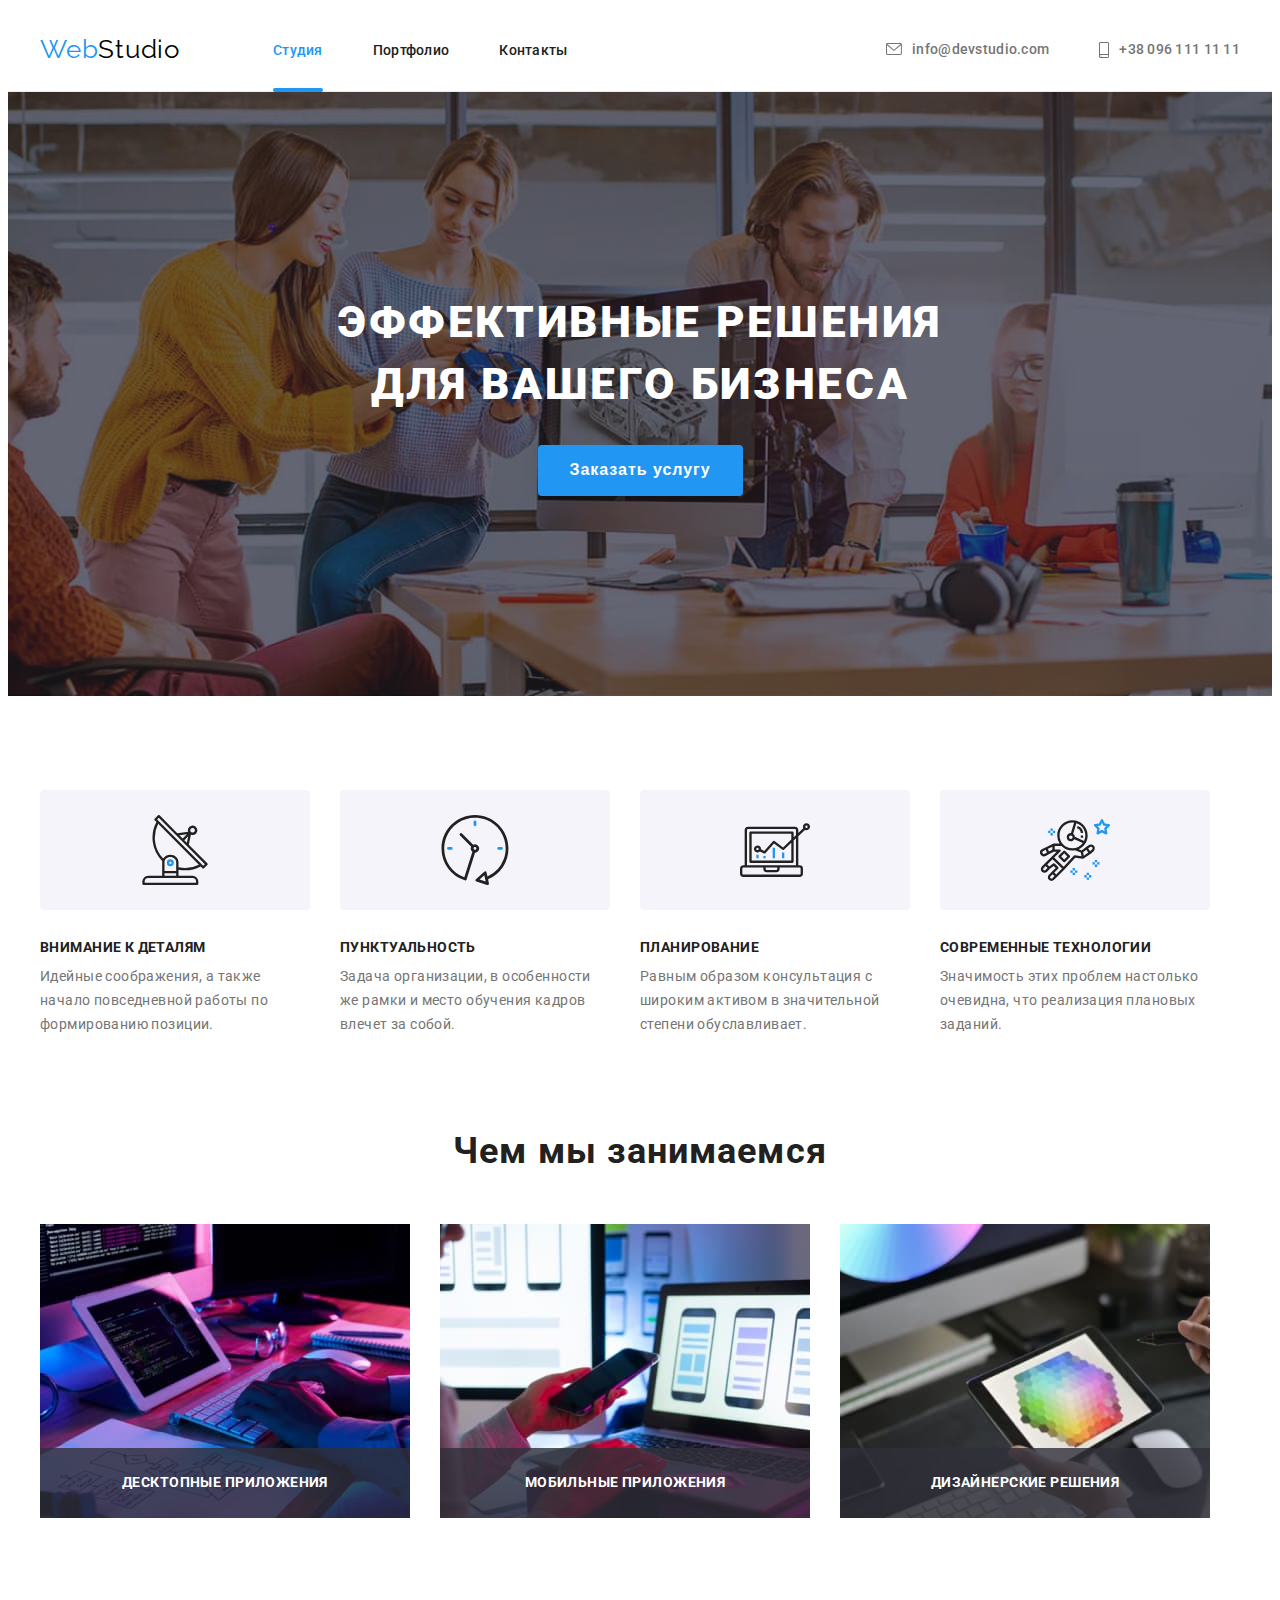
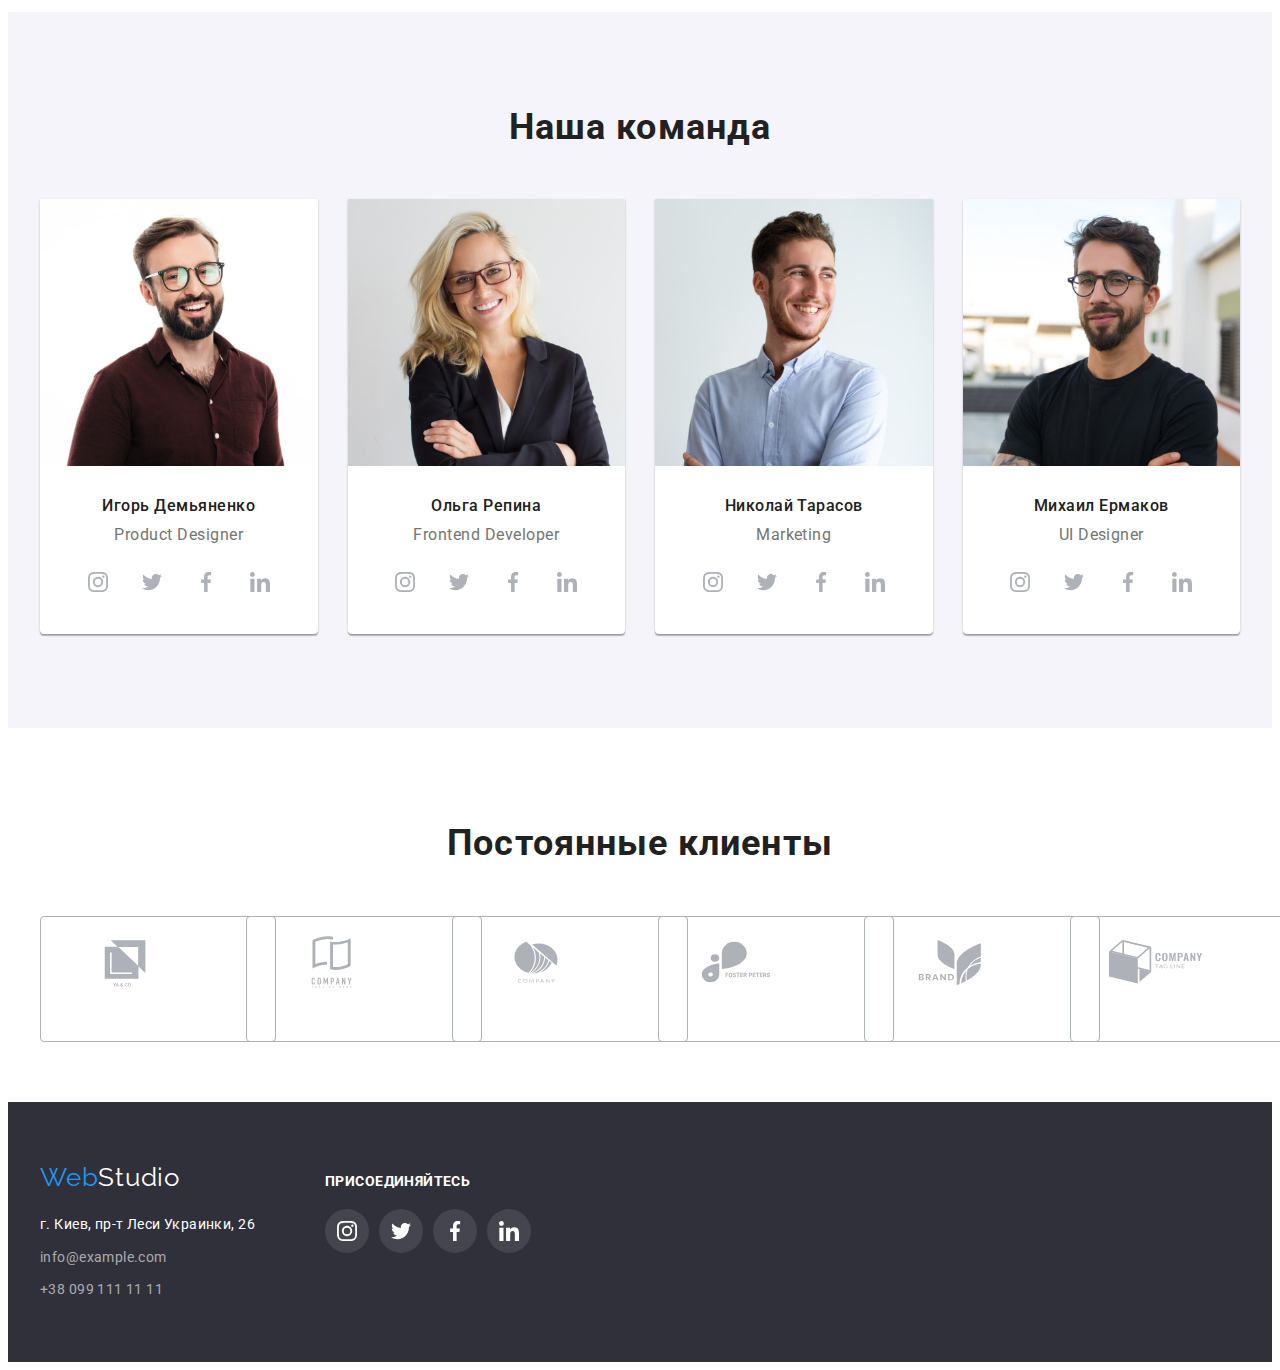
<file: index.html>
<!DOCTYPE html>
<html lang="ru">
  <head>
    <meta charset="UTF-8" />
    <meta http-equiv="X-UA-Compatible" content="IE=edge" />
    <meta name="viewport" content="width=device-width, initial-scale=1.0" />
    <link
      href="https://fonts.googleapis.com/css2?family=Raleway:wght@700&family=Roboto:wght@400;500;700;900&display=swap"
      rel="stylesheet"
    />
    <link
      rel="stylesheet"
      href="https://cdnjs.cloudflare.com/ajax/libs/modern-normalize/1.1.0/modern-normalize.min.css"
      integrity="sha512-wpPYUAdjBVSE4KJnH1VR1HeZfpl1ub8YT/NKx4PuQ5NmX2tKuGu6U/JRp5y+Y8XG2tV+wKQpNHVUX03MfMFn9Q=="
      crossorigin="anonymous"
      referrerpolicy="no-referrer"
    />
    <link rel="stylesheet" href="css/styles.css" />
    <title>HW5</title>
  </head>
  <body>
    <!--Шапка-->
    <header class="header">
     <div class="container header-block">
        <nav class="header-nav">
        <a class="logo link" href="index.html">Web<span class="header-logo">Studio</span></a>

        <ul class="nav-list list">
          <li class="nav-item"><a class="nav-link studio-link link" href="index.html">Студия</a></li>
          <li class="nav-item"><a class="nav-link link" href="portfolio.html">Портфолио</a></li>
          <li class="nav-item"><a class="nav-link link" href="">Контакты</a></li>
        </ul>
      </nav>

      <ul class="header-contacts list">
        <li class="contacts-item">
          <a class="contacts-link link" href="mailto:info@devstudio.com"> <svg class="contacts-icon"  width="16" height="12">
            <use href="./images/icons.svg#icon-envelope"></use>
          </svg> info@devstudio.com</a>
        </li>
        <li class="contacts-item">
          <a class="contacts-link link" href="tel:+380961111111"> <svg class="contacts-icon"  width="10" height="16">
            <use href="./images/icons.svg#icon-smartphone"></use>
          </svg>+38 096 111 11 11</a>
        </li>
      </ul>
     </div>
    </header>

    <main class="main-studio">
      <!--Герой-->
      <section class="hero section">
        <div class="container">
          <h1 class="hero-title">
          Эффективные решения для вашего бизнеса
        </h1>
        <button type="button" class="hero-button" data-modal-open>Заказать услугу</button>
        </div>
        <div class="backdrop is-hidden" data-modal>
          <div class="modal">
            <button class="hero-modal-close" data-modal-close><svg class="close-modal" width="18" height="18"><use href="./images/icons.svg#icon-close-black-18"></use></svg></button>
          </div>
        </div>
      </section>

      <!--Особенности-->
      <section class="features section">
        <div class="container">
          <h2 class="features-title">Особенности</h2>
        <ul class="features-list list">
          <li class="features-item">
            <div class="features-icon-box"><svg class="features-icon" width="70" height="70">
              <use href="./images/icons.svg#icon-antenna"></use>
            </svg></div>
            <h3 class="features-subtitle">Внимание к деталям</h3>
            <p class="features-text">
              Идейные соображения, а также начало повседневной работы по формированию позиции.
            </p>
          </li>
          <li class="features-item">
            <div class="features-icon-box"><svg class="features-icon" width="70" height="70">
              <use href="./images/icons.svg#icon-clock"></use>
            </svg></div>
            <h3 class="features-subtitle">Пунктуальность</h3>
            <p class="features-text">
              Задача организации, в особенности же рамки и место обучения кадров влечет за собой.
            </p>
          </li>
          <li class="features-item">
            <div class="features-icon-box"><svg class="features-icon" width="70" height="70">
              <use href="./images/icons.svg#icon-diagram"></use>
            </svg></div>
            <h3 class="features-subtitle">Планирование</h3>
            <p class="features-text">
              Равным образом консультация с широким активом в значительной степени обуславливает.
            </p>
          </li>
          <li class="features-item">
            <div class="features-icon-box"><svg class="features-icon" width="70" height="70">
              <use href="./images/icons.svg#icon-astronaut"></use>
            </svg></div>
            <h3 class="features-subtitle">Современные технологии</h3>
            <p class="features-text">
              Значимость этих проблем настолько очевидна, что реализация плановых заданий.
            </p>
          </li>
        </ul>
        </div>
      </section>

      <!--Чем мы занимаемся-->
      <section class="activity section">
        <div class="container">
          <h2 class="activity-title">Чем мы занимаемся</h2>
        <ul class="activity-list list">
          <li class="activity-item"><div class="activity-thumb"><img src="./images/box1.jpg" alt="руки печатают на клавиатуре" width="370" />
          <h3 class="activity-subtitle">Десктопные приложения</h3></div></li>
          <li class="activity-item"><div class="activity-thumb"><img src="./images/box2.jpg" alt="телефон в руке" width="370" />
          <h3 class="activity-subtitle">Мобильные приложения</h3></div></li>
          <li class="activity-item"><div class="activity-thumb"><img src="./images/box3.jpg" alt="планшет в руке" width="370" />
          <h3 class="activity-subtitle">Дизайнерские решения</h3></div></li>
        </ul>
        </div>
      </section>

      <!--Наша команда-->
      <section class="team section">
       <div class="container">
          <h2 class="team-title">Наша команда</h2>
        <ul class="team-list list">
          <li class="team-item">
            <img class="team-img" src="./images/igor.jpg" alt="фото Игоря Демьяненко" width="270" />
            <div class="team-card">
              <h3 class="team-members">Игорь Демьяненко</h3>
            <p class="team-text">Product Designer</p>
            <ul class="team-soc-list list">
              <li class="team-soc-item">
                <a class="team-soc-link link" href=""> <svg class="team-soc-icon" width="20" height="20">
                  <use href="./images/icons.svg#icon-instagram"></use></svg></a></li>
              <li class="team-soc-item">
                <a class="team-soc-link link" href=""> <svg class="team-soc-icon" width="20" height="20">
                  <use href="./images/icons.svg#icon-twitter"></use></svg></a></li>
              <li class="team-soc-item">
                <a class="team-soc-link link" href=""> <svg class="team-soc-icon" width="20" height="20">
                  <use href="./images/icons.svg#icon-facebook"></use></svg></a></li>
              <li class="team-soc-item">
                <a class="team-soc-link link" href=""> <svg class="team-soc-icon" width="20" height="20">
                  <use href="./images/icons.svg#icon-linkedin"></use></svg></a></li>
            </ul>
            </div>
          </li>
          <li class="team-item">
            <img class="team-img" src="./images/olga.jpg" alt="фото Ольги Репиной" width="270" />
            <div class="team-card">
              <h3 class="team-members">Ольга Репина</h3>
            <p class="team-text">Frontend Developer</p>
            <ul class="team-soc-list list">
              <li class="team-soc-item">
                <a class="team-soc-link link" href=""> <svg class="team-soc-icon" width="20" height="20">
                  <use href="./images/icons.svg#icon-instagram"></use></svg></a></li>
              <li class="team-soc-item">
                <a class="team-soc-link link" href=""> <svg class="team-soc-icon" width="20" height="20">
                  <use href="./images/icons.svg#icon-twitter"></use></svg></a></li>
              <li class="team-soc-item">
                <a class="team-soc-link link" href=""> <svg class="team-soc-icon" width="20" height="20">
                  <use href="./images/icons.svg#icon-facebook"></use></svg></a></li>
              <li class="team-soc-item">
                <a class="team-soc-link link" href=""> <svg class="team-soc-icon" width="20" height="20">
                  <use href="./images/icons.svg#icon-linkedin"></use></svg></a></li>
            </ul>
            </div>
          </li>
          <li class="team-item">
            <img class="team-img" src="./images/nikolay.jpg" alt="фото Николая Тарасова" width="270" />
            <div class="team-card">
              <h3 class="team-members">Николай Тарасов</h3>
            <p class="team-text">Marketing</p>
            <ul class="team-soc-list list">
              <li class="team-soc-item">
                <a class="team-soc-link link" href=""> <svg class="team-soc-icon" width="20" height="20">
                  <use href="./images/icons.svg#icon-instagram"></use></svg></a></li>
              <li class="team-soc-item">
                <a class="team-soc-link link" href=""> <svg class="team-soc-icon" width="20" height="20">
                  <use href="./images/icons.svg#icon-twitter"></use></svg></a></li>
              <li class="team-soc-item">
                <a class="team-soc-link link" href=""> <svg class="team-soc-icon" width="20" height="20">
                  <use href="./images/icons.svg#icon-facebook"></use></svg></a></li>
              <li class="team-soc-item">
                <a class="team-soc-link link" href=""> <svg class="team-soc-icon" width="20" height="20">
                  <use href="./images/icons.svg#icon-linkedin"></use></svg></a></li>
            </ul>
            </div>
          </li>
          <li class="team-item">
            <img class="team-img" src="./images/michael.jpg" alt="фото Михаила Ермакова" width="270" />
            <div class="team-card">
              <h3 class="team-members">Михаил Ермаков</h3>
            <p class="team-text">UI Designer</p>
            <ul class="team-soc-list list">
              <li class="team-soc-item">
                <a class="team-soc-link link" href=""> <svg class="team-soc-icon" width="20" height="20">
                  <use href="./images/icons.svg#icon-instagram"></use></svg></a></li>
              <li class="team-soc-item">
                <a class="team-soc-link link" href=""> <svg class="team-soc-icon" width="20" height="20">
                  <use href="./images/icons.svg#icon-twitter"></use></svg></a></li>
              <li class="team-soc-item">
                <a class="team-soc-link link" href=""> <svg class="team-soc-icon" width="20" height="20">
                  <use href="./images/icons.svg#icon-facebook"></use></svg></a></li>
              <li class="team-soc-item">
                <a class="team-soc-link link" href=""> <svg class="team-soc-icon" width="20" height="20">
                  <use href="./images/icons.svg#icon-linkedin"></use></svg></a></li>
            </ul>
            </div>
          </li>
        </ul>
       </div>
      </section>
    </main>

    <!-- Постоянные клиенты -->
    <section class="clients section">
      <div class="container">
        <h2 class="clients-title">Постоянные клиенты
        </h2>
        <ul class="clients-list list">
          <li class="clients-item">
            <a class="clients-link link" href="">
              <svg class="clients-icon" width="106" height="60">
                <use href="./images/icons.svg#icon-logo1"></use>
              </svg>
            </a>
          </li>
          <li class="clients-item">
            <a class="clients-link link" href="">
              <svg class="clients-icon" width="106" height="60">
                <use href="./images/icons.svg#icon-logo2"></use>
              </svg>
            </a>
          </li>
          <li class="clients-item">
            <a class="clients-link link" href="">
              <svg class="clients-icon" width="106" height="60">
                <use href="./images/icons.svg#icon-logo3"></use>
              </svg>
            </a>
          </li>
          <li class="clients-item">
            <a class="clients-link link" href="">
              <svg class="clients-icon" width="106" height="60">
                <use href="./images/icons.svg#icon-logo4"></use>
              </svg>
            </a>
          </li>
          <li class="clients-item">
            <a class="clients-link link" href="">
              <svg class="clients-icon" width="106" height="60">
                <use href="./images/icons.svg#icon-logo5"></use>
              </svg>
            </a>
          </li>
          <li class="clients-item">
            <a class="clients-link link" href="">
              <svg class="clients-icon" width="106" height="60">
                <use href="./images/icons.svg#icon-logo6"></use>
              </svg>
            </a>
          </li>
        </ul>
      </div>
    </section>
    <!--Футер-->
    <footer class="footer">
      <div class="container footer-soc">
        <div>
                  <a href="index.html" class="logo link"> Web<span class="footer-logo">Studio</span></a>
      <address class="footer-address">
        <ul class="address-list list">
          <li>
            <a
              class="address-link link"
              href="https://goo.gl/maps/BdxFgs6YbTX86F2k7"
              target="_blank"
              rel="noopener nofollow noreferrer"
              >г. Киев, пр-т Леси Украинки, 26</a
            >
            <br />
          </li>
          <li>
            <a class="footer-contacts link" href="mailto:info@example.com"> info@example.com</a>
            <br />
          </li>
          <li>
            <a class="footer-contacts link" href="tel:+380991111111">+38 099 111 11 11</a>
          </li>
        </ul>
      </address>
        </div>
        <div class="footer-soc-div">
          <h2 class="footer-title">присоединяйтесь</h2>
          <ul class="footer-soc-list list">
            <li class="footer-soc-item"><a href="" class="footer-soc-link">
              <svg class="footer-soc-icon" width="20" height="20" ><use href="./images/icons.svg#icon-instagram"></use></svg></a></li>
            <li class="footer-soc-item"><a href="" class="footer-soc-link">
              <svg class="footer-soc-icon" width="20" height="20" ><use href="./images/icons.svg#icon-twitter"></use></svg></a></li>
            <li class="footer-soc-item"><a href="" class="footer-soc-link">
              <svg class="footer-soc-icon" width="20" height="20" ><use href="./images/icons.svg#icon-facebook"></use></svg></a></li>
            <li class="footer-soc-item"><a href="" class="footer-soc-link">
              <svg class="footer-soc-icon" width="20" height="20" ><use href="./images/icons.svg#icon-linkedin"></use></svg></a></li>
          </ul>
        </div>
      </div>
    </footer>
      <script src="./js/modal.js"></script>
  </body>
</html>
</file>
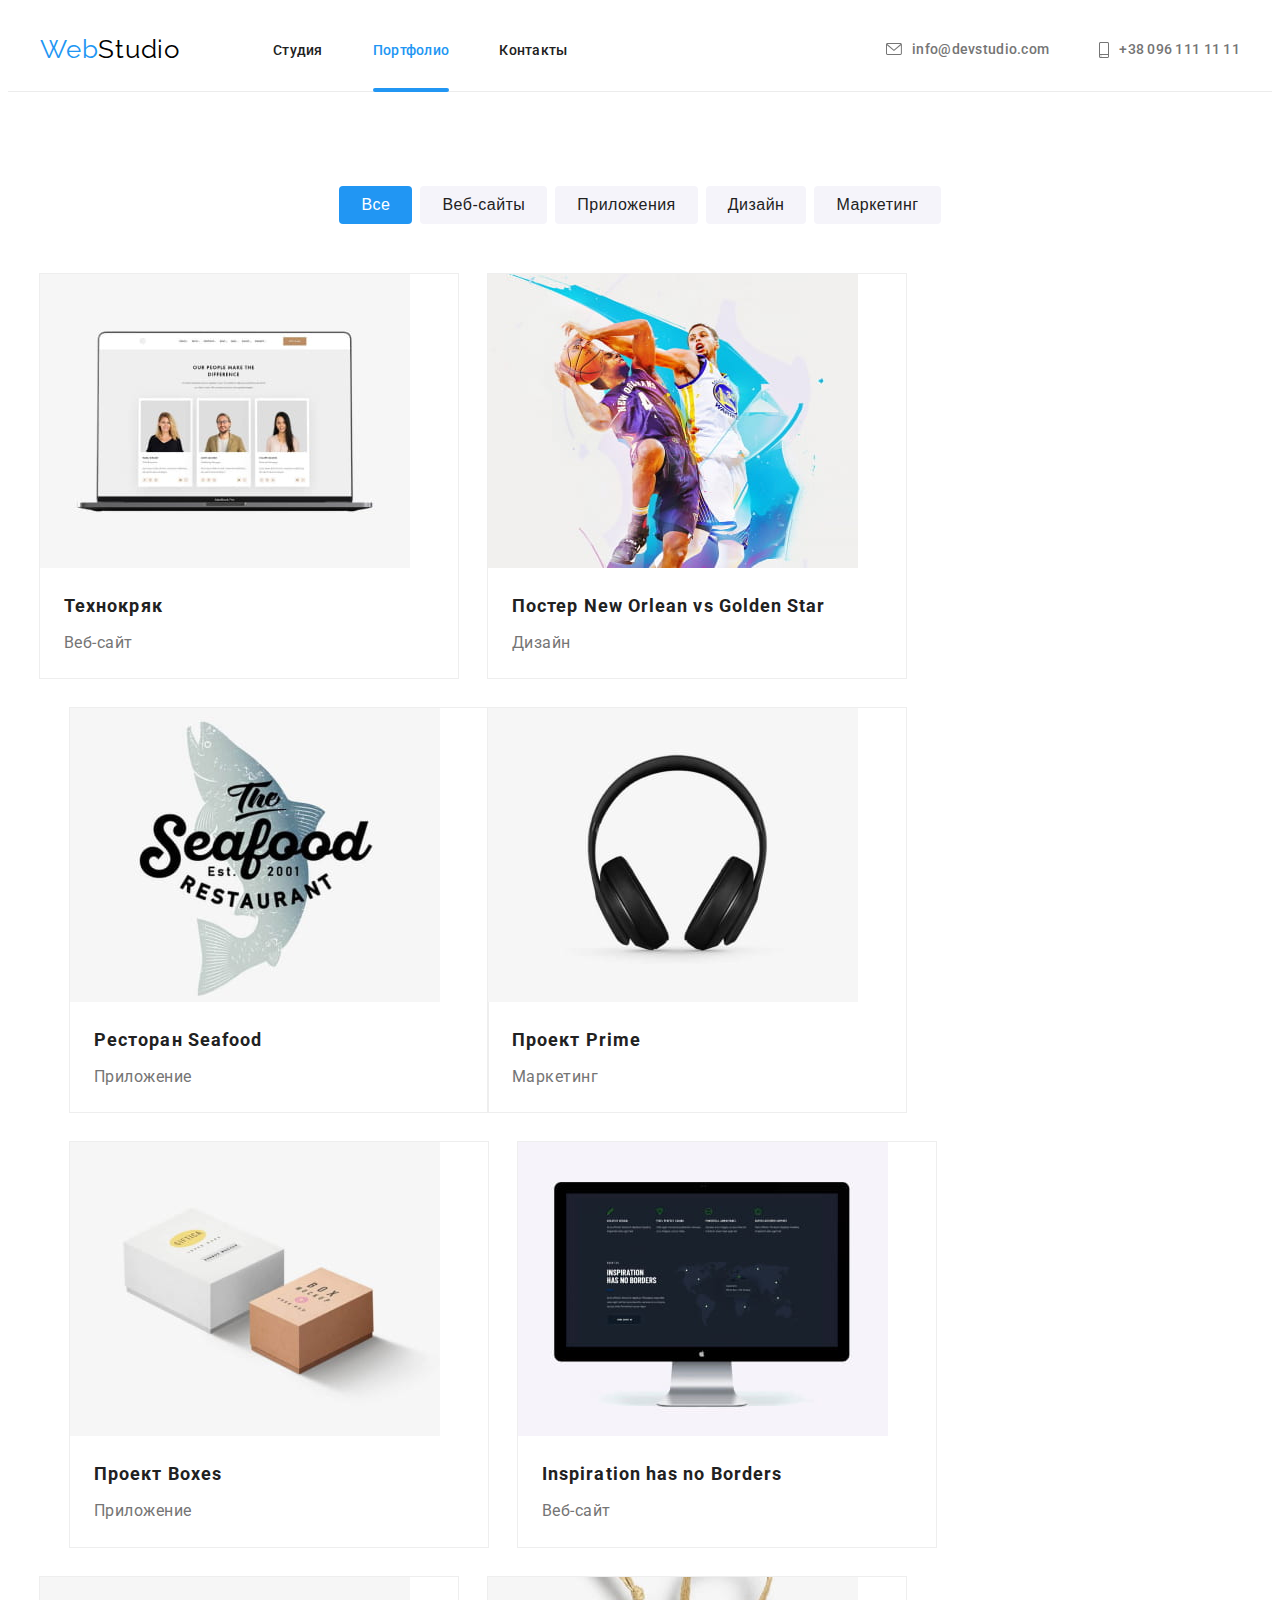
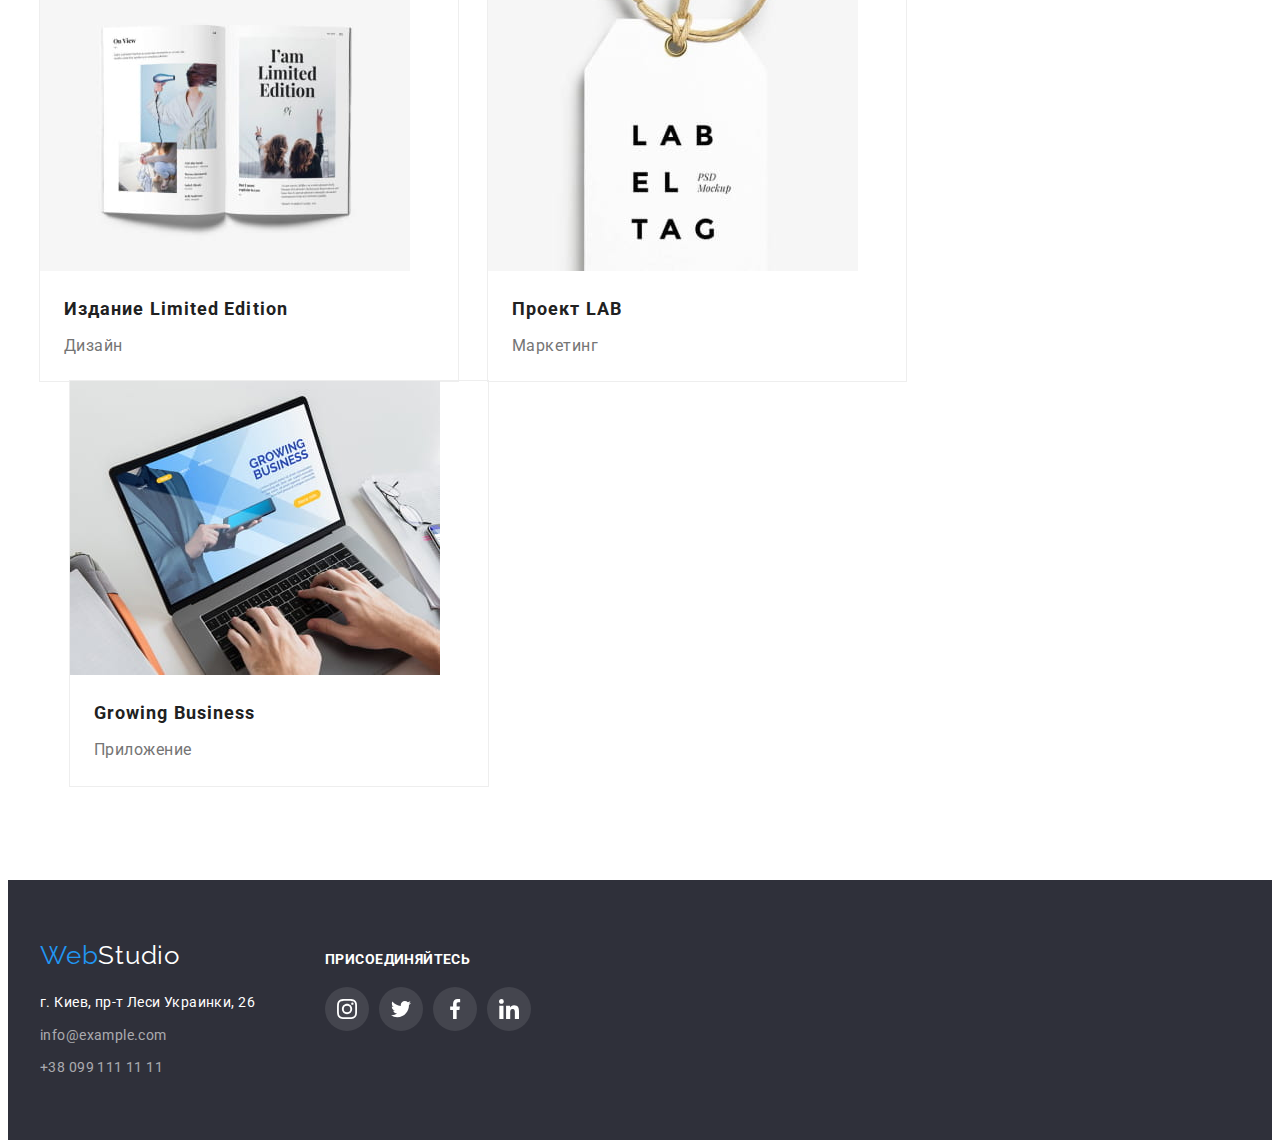
<file: portfolio.html>
<!DOCTYPE html>
<html lang="ru">
  <head>
    <meta charset="UTF-8" />
    <meta http-equiv="X-UA-Compatible" content="IE=edge" />
    <meta name="viewport" content="width=device-width, initial-scale=1.0" />
    <link rel="preconnect" href="https://fonts.googleapis.com" />
    <link rel="preconnect" href="https://fonts.gstatic.com" crossorigin />
    <link
      href="https://fonts.googleapis.com/css2?family=Raleway:wght@700&family=Roboto:wght@400;500;700;900&display=swap"
      rel="stylesheet"
    />
    <link
      rel="stylesheet"
      href="https://cdnjs.cloudflare.com/ajax/libs/modern-normalize/1.1.0/modern-normalize.min.css"
      integrity="sha512-wpPYUAdjBVSE4KJnH1VR1HeZfpl1ub8YT/NKx4PuQ5NmX2tKuGu6U/JRp5y+Y8XG2tV+wKQpNHVUX03MfMFn9Q=="
      crossorigin="anonymous"
      referrerpolicy="no-referrer"
    />
    <link rel="stylesheet" href="css/styles.css" />
    <title>HW5</title>
  </head>

  <body>
    <!--Шапка-->
    <header class="header">
      <div class="container header-block">
        <nav class="header-nav">
          <a class="logo link" href="index.html">Web<span class="header-logo">Studio</span></a>

          <ul class="nav-list list">
            <li class="nav-item"><a class="nav-link link" href="index.html">Студия</a></li>
            <li class="nav-item">
              <a class="nav-link portfolio-link link" href="portfolio.html">Портфолио</a>
            </li>
            <li class="nav-item"><a class="nav-link link" href="">Контакты</a></li>
          </ul>
        </nav>

        <ul class="header-contacts list">
          <li class="contacts-item">
            <a class="contacts-link link" href="mailto:info@devstudio.com"
              ><svg class="contacts-icon" width="16" height="12">
                <use href="./images/icons.svg#icon-envelope"></use>
              </svg>
              info@devstudio.com</a
            >
          </li>
          <li class="contacts-item">
            <a class="contacts-link link" href="tel:+380961111111"
              ><svg class="contacts-icon" width="10" height="16">
                <use href="./images/icons.svg#icon-smartphone"></use></svg>+38 096 111 11 11</a>
          </li>
        </ul>
      </div>
    </header>
    <main class="main-portfolio">
      <!-- Портфолио -->
      <section class="portfolio section">
        <div class="container">
          <h1 class="portfolio-title">Портфолио</h1>

          <ul class="button-list list">
            <li class="portfolio-button-item">
              <button class="portfolio-button current" type="button">Все</button>
            </li>
            <li class="portfolio-button-item">
              <button class="portfolio-button secondary" type="button">Веб-сайты</button>
            </li>
            <li class="portfolio-button-item">
              <button class="portfolio-button secondary" type="button">Приложения</button>
            </li>
            <li class="portfolio-button-item">
              <button class="portfolio-button secondary" type="button">Дизайн</button>
            </li>
            <li class="portfolio-button-item">
              <button class="portfolio-button secondary" type="button">Маркетинг</button>
            </li>
          </ul>
          <ul class="portfolio-list list">
            <li class="portfolio-list-item">
              <a href="" class="portfolio-list-link link">
                <div class="portfolio-card-overlay">
                  <img
                    class="portfolio-img"
                    src="./images/project1.jpg"
                    alt="Ноутбук"
                    width="370"
                  />
                  <p class="portfolio-overlay">
                    Ресурс предлагает комплексные предложения с разным уровнем функционала и
                    сервисов. Все это позволит посетителю получить исчерпывающие сведения о компании
                    или частном лице.
                  </p>
                </div>
                <div class="portfolio-card">
                  <h2 class="portfolio-subtitle">Технокряк</h2>
                  <p class="portfolio-text">Веб-сайт</p>
                </div></a
              >
            </li>
            <li class="portfolio-list-item">
              <a href="" class="portfolio-list-link link">
                <div class="portfolio-card-overlay">
                  <img
                    class="portfolio-img"
                    src="./images/project2.jpg"
                    alt="Два баскетболиста с мячом"
                    width="370"
                  />
                  <p class="portfolio-overlay">
                    Ресурс предлагает комплексные предложения с разным уровнем функционала и
                    сервисов. Все это позволит посетителю получить исчерпывающие сведения о компании
                    или частном лице.
                  </p>
                </div>
                <div class="portfolio-card">
                  <h2 class="portfolio-subtitle">Постер New Orlean vs Golden Star</h2>
                  <p class="portfolio-text">Дизайн</p>
                </div></a
              >
            </li>
            <li class="portfolio-list-item">
              <a href="" class="portfolio-list-link link">
                <div class="portfolio-card-overlay">
                  <img
                    class="portfolio-img"
                    src="./images/project3.jpg"
                    alt="Ресторан Seafood"
                    width="370"
                  />
                  <p class="portfolio-overlay">
                    Ресурс предлагает комплексные предложения с разным уровнем функционала и
                    сервисов. Все это позволит посетителю получить исчерпывающие сведения о компании
                    или частном лице.
                  </p>
                </div>
                <div class="portfolio-card">
                  <h2 class="portfolio-subtitle">Ресторан Seafood</h2>
                  <p class="portfolio-text">Приложение</p>
                </div></a
              >
            </li>
            <li class="portfolio-list-item">
              <a href="" class="portfolio-list-link link">
                <div class="portfolio-card-overlay">
                  <img
                    class="portfolio-img"
                    src="./images/project4.jpg"
                    alt="Наушники"
                    width="370"
                  />
                  <p class="portfolio-overlay">
                    Ресурс предлагает комплексные предложения с разным уровнем функционала и
                    сервисов. Все это позволит посетителю получить исчерпывающие сведения о компании
                    или частном лице.
                  </p>
                </div>
                <div class="portfolio-card">
                  <h2 class="portfolio-subtitle">Проект Prime</h2>
                  <p class="portfolio-text">Маркетинг</p>
                </div></a
              >
            </li>
            <li class="portfolio-list-item">
              <a href="" class="portfolio-list-link link">
                <div class="portfolio-card-overlay">
                  <img
                    class="portfolio-img"
                    src="./images/project5.jpg"
                    alt="Две коробки"
                    width="370"
                  />
                  <p class="portfolio-overlay">
                    Ресурс предлагает комплексные предложения с разным уровнем функционала и
                    сервисов. Все это позволит посетителю получить исчерпывающие сведения о компании
                    или частном лице.
                  </p>
                </div>
                <div class="portfolio-card">
                  <h2 class="portfolio-subtitle">Проект Boxes</h2>
                  <p class="portfolio-text">Приложение</p>
                </div></a
              >
            </li>
            <li class="portfolio-list-item">
              <a href="" class="portfolio-list-link link">
                <div class="portfolio-card-overlay">
                  <img
                    class="portfolio-img"
                    src="./images/project6.jpg"
                    alt="Монитор"
                    width="370"
                  />
                  <p class="portfolio-overlay">
                    Ресурс предлагает комплексные предложения с разным уровнем функционала и
                    сервисов. Все это позволит посетителю получить исчерпывающие сведения о компании
                    или частном лице.
                  </p>
                </div>
                <div class="portfolio-card">
                  <h2 class="portfolio-subtitle">Inspiration has no Borders</h2>
                  <p class="portfolio-text">Веб-сайт</p>
                </div></a
              >
            </li>
            <li class="portfolio-list-item">
              <a href="" class="portfolio-list-link link">
                <div class="portfolio-card-overlay">
                  <img
                    class="portfolio-img"
                    src="./images/project7.jpg"
                    alt="Открытый журнал"
                    width="370"
                  />
                  <p class="portfolio-overlay">
                    Ресурс предлагает комплексные предложения с разным уровнем функционала и
                    сервисов. Все это позволит посетителю получить исчерпывающие сведения о компании
                    или частном лице.
                  </p>
                </div>
                <div class="portfolio-card">
                  <h2 class="portfolio-subtitle">Издание Limited Edition</h2>
                  <p class="portfolio-text">Дизайн</p>
                </div></a
              >
            </li>
            <li class="portfolio-list-item">
              <a href="" class="portfolio-list-link link">
                <div class="portfolio-card-overlay">
                  <img class="portfolio-img" src="./images/project8.jpg" alt="Бирка" width="370" />
                  <p class="portfolio-overlay">
                    Ресурс предлагает комплексные предложения с разным уровнем функционала и
                    сервисов. Все это позволит посетителю получить исчерпывающие сведения о компании
                    или частном лице.
                  </p>
                </div>
                <div class="portfolio-card">
                  <h2 class="portfolio-subtitle">Проект LAB</h2>
                  <p class="portfolio-text">Маркетинг</p>
                </div></a
              >
            </li>
            <li class="portfolio-list-item">
              <a href="" class="portfolio-list-link link">
                <div class="portfolio-card-overlay">
                  <img
                    class="portfolio-img"
                    src="./images/project9.jpg"
                    alt="Руки печатающие на ноутбуке"
                    width="370"
                  />
                  <p class="portfolio-overlay">
                    Ресурс предлагает комплексные предложения с разным уровнем функционала и
                    сервисов. Все это позволит посетителю получить исчерпывающие сведения о компании
                    или частном лице.
                  </p>
                </div>
                <div class="portfolio-card">
                  <h2 class="portfolio-subtitle">Growing Business</h2>
                  <p class="portfolio-text">Приложение</p>
                </div></a
              >
            </li>
          </ul>
        </div>
      </section>
    </main>
    <!--Футер-->
    <footer class="footer">
      <div class="container footer-soc">
        <div>
          <a href="index.html" class="logo link"> Web<span class="footer-logo">Studio</span></a>
          <address class="footer-address">
            <ul class="address-list list">
              <li>
                <a
                  class="address-link link"
                  href="https://goo.gl/maps/BdxFgs6YbTX86F2k7"
                  target="_blank"
                  rel="noopener nofollow noreferrer"
                  >г. Киев, пр-т Леси Украинки, 26</a
                >
                <br />
              </li>
              <li>
                <a class="footer-contacts link" href="mailto:info@example.com"> info@example.com</a>
                <br />
              </li>
              <li>
                <a class="footer-contacts link" href="tel:+380991111111">+38 099 111 11 11</a>
              </li>
            </ul>
          </address>
        </div>
        <div class="footer-soc-div">
          <h2 class="footer-title">присоединяйтесь</h2>
          <ul class="footer-soc-list list">
            <li class="footer-soc-item">
              <a href="" class="footer-soc-link">
                <svg class="footer-soc-icon" width="20" height="20">
                  <use href="./images/icons.svg#icon-instagram"></use></svg></a>
            </li>
            <li class="footer-soc-item">
              <a href="" class="footer-soc-link">
                <svg class="footer-soc-icon" width="20" height="20">
                  <use href="./images/icons.svg#icon-twitter"></use></svg></a>
            </li>
            <li class="footer-soc-item">
              <a href="" class="footer-soc-link">
                <svg class="footer-soc-icon" width="20" height="20">
                  <use href="./images/icons.svg#icon-facebook"></use></svg></a>
            </li>
            <li class="footer-soc-item">
              <a href="" class="footer-soc-link">
                <svg class="footer-soc-icon" width="20" height="20">
                  <use href="./images/icons.svg#icon-linkedin"></use></svg></a>
            </li>
          </ul>
        </div>
      </div>
    </footer>
  </body>
</html>
</file>
<file: css/styles.css>
:root {
    --primary-text-color: #757575;
    --title-text-color: #212121;
    --accent-color: #2196F3;
    --primary-background-color: #FFFFFF;
    --accent-background-color: #2F303A;
}

body {
    font-family: 'Roboto', sans-serif;
    color: var(--primary-text-color);
    background-color: var(--primary-background-color);
    max-width: 1600px;

}


.link {
    text-decoration: none;
}

.list {
    list-style: none;
    margin: 0;
    padding: 0;
}

.container {
    width: 1200px;
    margin: 0 auto;
    padding: 0 15px;
}

.section {
    padding-top: 94px;
    padding-bottom: 94px;
}

h1, h2, h3, h4, h5, h6, p {
    margin: 0;
    padding: 0;
}

ul, ol {
    margin: 0;
    padding-left: 0;
}

img {
    display: block;
    width: 100%;
    height: auto;
}

/* Header */

.header {
border-bottom: 1px solid #ECECEC;
}

.logo {
    color: var(--accent-color);

    font-family: 'Raleway';
        font-size: 26px;
        line-height: 1.2;
        letter-spacing: 0.03em;
}

.header-logo {
    color: #000000;
}


.nav-link {
    color: var(--title-text-color);
    font-weight: 500;
        font-size: 14px;
        line-height: 1.1;
        letter-spacing: 0.02em;
    padding: 32px 0;
    transition-property: color;
    transition-duration: 250ms;
    transition-timing-function: cubic-bezier(0.4, 0, 0.2, 1);
}

.nav-link.studio-link {
    color: var(--accent-color);
}

.nav-item {
    position: relative;
    padding: 32px 0;
}

.nav-link.studio-link::after {
    content: "";
    display: block;
    position: absolute;
    bottom: -1px;
    width: 100%;
    height: 4px;
    background-color: var(--accent-color);
    border-radius: 2px;
}

.nav-link.portfolio-link {
    color: var(--accent-color);
}

.nav-link.portfolio-link::after {
    content: "";
        display: block;
        position: absolute;
        bottom: -1px;
        width: 100%;
        height: 4px;
        background-color: var(--accent-color);
        border-radius: 2px;
}

.contacts-link {
    display: flex;
    align-items: center;
    color: var(--primary-text-color);
    font-weight: 500;
        font-size: 14px;
        line-height: 1.1;
        letter-spacing: 0.02em;
    padding: 32px 0;
    transition-property: color;
    transition-duration: 250ms;
    transition-timing-function: cubic-bezier(0.4, 0, 0.2, 1);
}

.nav-link:hover, .nav-link:focus {
    color: var(--accent-color);
}
 
.contacts-link:hover, .contacts-link:focus {
    color: var(--accent-color);
 }

.nav-list {
    display: flex;
}
.header-contacts {
    display: flex;
    margin-left: auto;  
}
.header-nav {
    display: flex;
    align-items: center;
}
.header-block {
    display: flex;
    align-items: center;
}
.nav-item + .nav-item {
    margin-left: 50px;
}
.contacts-item + .contacts-item {
    margin-left: 50px;
}

.header-nav .logo {
    margin-right: 93px;
    padding: 25px 0;
}

.contacts-icon {
fill: var(--primary-text-color);
margin-right: 10px;

transition-property: fill;
transition-duration: 250ms;
transition-timing-function: cubic-bezier(0.4, 0, 0.2, 1)
}

.contacts-link:hover .contacts-icon,
.contacts-link:focus .contacts-icon {
    fill: var(--accent-color);
}



/* Hero */
.hero.section {
    padding: 200px 0;
}

.hero {
    background-color: #C4C4C4;
    max-width: 1600px;
    margin-left: auto;
    margin-right: auto;
    background-image:linear-gradient(to right, rgba(47, 48, 58, 0.4),rgba(47, 48, 58, 0.4)), url(../images/hero.jpg);
    background-repeat: no-repeat;
    background-size: cover;
    background-position: center;
    }
.hero-title {
    margin: 0 auto 30px auto;
    max-width: 700px;
    color: #FFFFFF;
    font-weight: 900;
        font-size: 44px;
        line-height: 1.4;  
        text-align: center;
        letter-spacing: 0.06em;
        text-transform: uppercase;    
}
.hero-button {
    color: #FFFFFF;
    background-color: var(--accent-color);
    cursor: pointer;
    box-shadow: 0px 4px 4px rgba(0, 0, 0, 0.15);
    border-radius: 4px;
    padding: 10px 32px;
    border: transparent;
    min-width: 200px;
    font-weight: 700;
        font-size: 16px;
        line-height: 1.9;
        text-align: center;
        letter-spacing: 0.06em; 
    display: block;
    margin: 0 auto;   
}

.backdrop {
    position: fixed;
    top: 0;
    left: 0;
    width: 100%;
    height: 100%;
    background-color: rgba(0, 0, 0, 0.2);
    opacity: 1;
    transition-property: opacity;
    transition-duration: 250ms;
    transition-timing-function: cubic-bezier(0.4, 0, 0.2, 1);
    z-index: 1;
}

.backdrop.is-hidden {
    opacity: 0;
    pointer-events: none;
}

.backdrop.is-hidden .modal {
transform: translate(-50%, -50%) scale(1.1);
}

.modal {
    position: absolute;
    top: 50%;
    left: 50%;

    transform: translate(-50%, -50%) scale(1);

    transition-property: transform;
    transition-duration: 250ms;
    transition-timing-function: cubic-bezier(0.4, 0, 0.2, 1);

    width: 528px;
    height: 581px;

    background-color: var(--primary-background-color);
    box-shadow: 0px 1px 3px rgba(0, 0, 0, 0.12), 0px 1px 1px rgba(0, 0, 0, 0.14), 0px 2px 1px rgba(0, 0, 0, 0.2);
    border-radius: 4px;
    z-index: 2;
}

.hero-modal-close {
    position: absolute;
    right: 0;
    top: 0;
    display: flex;
    align-items: center;
    justify-content: center;

    width: 30px;
    height: 30px;
    margin-top: 8px;
    margin-right: 8px;
    padding: 0 0;


    background-color: var(--primary-background-color);
    border: 1px solid rgba(0, 0, 0, 0.1);
    border-radius: 50%;
    cursor: pointer;
 
}

.close-modal {
    display: flex;
    align-items: center;
    justify-content: center;
    padding: 0 0;
}


/* Features */
.features.section {
    padding-bottom: 0;
}

.features-subtitle {
color: var(--title-text-color);
    font-size: 14px;
    line-height: 1.1;
    letter-spacing: 0.03em;
    text-transform: uppercase;
margin-bottom: 10px;
}
.features-text {
        font-size: 14px;
        line-height: 1.7;
        letter-spacing: 0.03em;
}
.features-title {
    visibility: hidden;
    font-size: 0;
}
.features-list {
    display: flex;
}

.features-item {
    width: 270px;
}
.features-item + .features-item {
    margin-left: 30px;
}

.features-icon-box{
    width: 270px;
    height: 120px;
    display: flex;
    align-items: center;
    justify-content: center;
    margin-bottom: 30px;
    background-color: #F5F4FA;
    border-radius: 4px;
  }




 /* Activity */
 .activity-title {
     color: var(--title-text-color);
        font-size: 36px;
        line-height: 1.2;
        text-align: center;
        letter-spacing: 0.03em;
    margin-bottom: 50px;
 }

 .activity-list {
     display: flex;
 }
 .activity-item + .activity-item {
margin-left: 30px;
 }

 .activity-subtitle {
    font-size: 14px;
        line-height: 1.1;
        text-align: center;
        letter-spacing: 0.03em;
        text-transform: uppercase;
        color: var(--primary-background-color);
        background-color: rgba(47, 48, 58, 0.8);
    padding: 27px 0;
    width: 100%;
    bottom: 0%;
    position: absolute;
 }

 .activity-thumb {
     position: relative;
 }

/* Team */
.team {
    background-color: #F5F4FA;
}
.team-members {
    color: var(--title-text-color);
    font-weight: 500;
        font-size: 16px;
        line-height: 1.2;
        text-align: center;
        letter-spacing: 0.03em;
    margin-bottom: 10px;
}
.team-title {
    color: var(--title-text-color);
        font-size: 36px;
        line-height: 1.2;
        text-align: center;
        letter-spacing: 0.03em;
    margin-bottom: 50px;
}
.team-text {
        font-size: 16px;
        line-height: 1.2;
        text-align: center;
        letter-spacing: 0.03em;
}

.team-img {
background-color: var(--primary-background-color);
}

.team-item {
    background-color: var(--primary-background-color);
    box-shadow: 0px 1px 3px rgba(0, 0, 0, 0.12), 0px 1px 1px rgba(0, 0, 0, 0.14), 0px 2px 1px rgba(0, 0, 0, 0.2);
        border-radius: 0px 0px 4px 4px;
}

.team-list {
    display: flex;
}
.team-item + .team-item {
    margin-left: 30px;
}

.team-card {
padding: 30px 32px;
}

.team-soc-list {
display: flex;
justify-content: center;
align-items: center;
margin-top: 16px;
}

.team-soc-item {
    width: 44px;
    height: 44px;
    margin-right: 10px;
}
.team-soc-item:last-child {
    margin-right: 0;
}

.team-soc-link {
width: 100%;
height: 100%;
display: flex;
align-items: center;
justify-content: center;
border-radius: 50%;
fill: #AFB1B8;
transition-property: background-color, fill;
transition-duration: 250ms;
transition-timing-function: cubic-bezier(0.4, 0, 0.2, 1);
}

.team-soc-link:hover, .team-soc-link:focus {
background-color: var(--accent-color);
fill: var(--primary-background-color);
}


/* Clients */

.clients-title {
        font-size: 36px;
        line-height: 1.2;
        text-align: center;
        letter-spacing: 0.03em;
        color: var(--title-text-color);
        margin-bottom: 50px;
}

.clients-list {
    display: flex;
    align-items: center;
    justify-content: space-between;
}

.clients-item {
    width: 170px;
    height: 92px;
}
.clients-link {
display: block;
width: 100%;
height: 100%;
padding: 16px 32px;
fill: #AFB1B8;
border: 1px solid #AFB1B8;
border-radius: 4px;
transition-property: border-color, fill;
transition-duration: 250ms;
transition-timing-function: cubic-bezier(0.4, 0, 0.2, 1);
}

.clients-link:hover, .clients-link:focus {
    border-color: var(--accent-color);
    fill: var(--accent-color);
}


/* Portfolio */
.portfolio-title {
    visibility: hidden;
    font-size: 0;
}
.button-list {
    display: flex;
    justify-content: center;
    margin-bottom: 50px;
}

.portfolio-button-item + .portfolio-button-item {
    margin-left: 8px;
}

.portfolio-list {
    display: flex;
    flex-wrap: wrap;
}

.portfolio-list-item {
    margin-left: 30px;
    margin-bottom: 30px;
    outline: 1px solid #EEEEEE;
}


.portfolio-list-item:nth-child(3n+1) {
    margin-left: 0;
}

.portfolio-list-item:nth-last-child(-n+3) {
    margin-bottom: 0;
}

.portfolio-list-link {
    color: var(--primary-text-color);
    display: block;
    transition-property: box-shadow;
    transition-duration: 250ms;
    transition-timing-function: cubic-bezier(0.4, 0, 0.2, 1);
}

.portfolio-list-link:hover,
.portfolio-list-link:focus {
    box-shadow: 0px 1px 1px rgba(0, 0, 0, 0.12), 0px 4px 4px rgba(0, 0, 0, 0.06), 1px 4px 6px rgba(0, 0, 0, 0.16);
}


.portfolio-button.current {
        color: var(--primary-background-color);
        background-color: var(--accent-color);
        transition-property: box-shadow;
        transition-duration: 250ms;
        transition-timing-function: cubic-bezier(0.4, 0, 0.2, 1);
 }

.portfolio-button.current:hover, .portfolio-button.current:focus {
    box-shadow: 0px 3px 1px rgba(0, 0, 0, 0.1), 0px 1px 2px rgba(0, 0, 0, 0.08), 0px 2px 2px rgba(0, 0, 0, 0.12);
}
.portfolio-button {
    color: var(--title-text-color);
    background-color: #F5F4FA;
        font-weight: 500;
        font-size: 16px;
        line-height: 1.6;
        text-align: center;
        letter-spacing: 0.03em;
    padding: 6px 22px;
    border: transparent;
    border-radius: 4px;
    cursor: pointer;
}

.portfolio-button.secondary {
transition-property: color, background-color, box-shadow;
transition-duration: 250ms;
transition-timing-function: cubic-bezier(0.4, 0, 0.2, 1);
}

.portfolio-button.secondary:hover, .portfolio-button.secondary:focus {
    color: var(--primary-background-color);
    background-color: var(--accent-color);
    box-shadow: 0px 3px 1px rgba(0, 0, 0, 0.1), 0px 1px 2px rgba(0, 0, 0, 0.08), 0px 2px 2px rgba(0, 0, 0, 0.12);
}
.portfolio-subtitle {
    color: var(--title-text-color);
        font-size: 18px;
        line-height: 2;
        letter-spacing: 0.06em;
    margin-bottom: 4px;
}
.portfolio-text {
        font-size: 16px;
        line-height: 1.9;
        letter-spacing: 0.03em;
}

.portfolio-card {
width: 370px;
}

.portfolio-img {
    display: block;
}

.portfolio-card {
    padding: 20px 24px;
}

.portfolio-card-overlay {
width: 370px;
position: relative;
overflow: hidden;
}

.portfolio-overlay {
    font-weight: 400;
        font-size: 18px;
        line-height: 1.6;
        letter-spacing: 0.03em;
        color: var(--primary-background-color);
    padding: 63px 24px;
width: 100%;
height: 100%;
bottom: 0;
background-color: rgba(33, 150, 243, 0.9);
position: absolute;
transform: translateY(100%);
transition-property: transform;
transition-duration: 250ms;
transition-timing-function: cubic-bezier(0.4, 0, 0.2, 1);
}

.portfolio-list-link:hover .portfolio-overlay,
.portfolio-list-link:focus .portfolio-overlay {
transform: translateY(0);
}

/* Footer */
.footer {
    background-color: var(--accent-background-color);
    padding: 60px 0;
}
.footer-address {
   
}
.footer-logo {
    color: #FFFFFF;
}

.footer .logo {
    display: block;
    margin-bottom: 20px;
}
.address-link {
    color: #FFFFFF;
    font-style: normal;
    font-size: 14px;
        line-height: 1.7;
        letter-spacing: 0.03em;
    transition-property: color;
    transition-duration: 250ms;
    transition-timing-function: cubic-bezier(0.4, 0, 0.2, 1);
}
.footer-contacts {
    display: inline-block;
    color: rgba(255, 255, 255, 0.6);
    font-style: normal;
        font-size: 14px;
        line-height: 1.7;
        letter-spacing: 0.03em;
    transition-property: color;
    transition-duration: 250ms;
    transition-timing-function: cubic-bezier(0.4, 0, 0.2, 1);
   
}

.footer-address li:not(:first-child) {
    margin-top: 9px;
}
.footer-contacts:hover, .footer-contacts:focus {
color: var(--accent-color);
}
.address-link:hover, .address-link:focus {
color: var(--accent-color);
}

.footer-title {
    font-size: 14px;
    line-height: 1.1;
    letter-spacing: 0.03em;
    text-transform: uppercase;
    color: var(--primary-background-color);
}

.footer-soc {
    display: flex;
    align-items: flex-start;
    justify-content: flex-start;
}

.footer-soc-div {
    padding-top: 12px;
    margin-left: 70px;
}

.footer-soc-list {
    display: flex;
    align-items: center;
    justify-content: center;
    margin-top: 20px;
}

.footer-soc-item {
    width: 44px;
    height: 44px;
    margin-right: 10px;
}
.footer-soc-item:last-child {
    margin-right: 0;
}

.footer-soc-link {
    width: 100%;
    height: 100%;
    border-radius: 50%;
    background-color: rgba(255, 255, 255, 0.1);
    display: flex;
    align-items: center;
    justify-content: center;
    transition-property: background-color;
    transition-duration: 250ms;
    transition-timing-function: cubic-bezier(0.4, 0, 0.2, 1);
}

.footer-soc-icon {
    fill: var(--primary-background-color);
}

.footer-soc-link:hover, .footer-soc-link:focus {
background-color: var(--accent-color);
}
</file>
